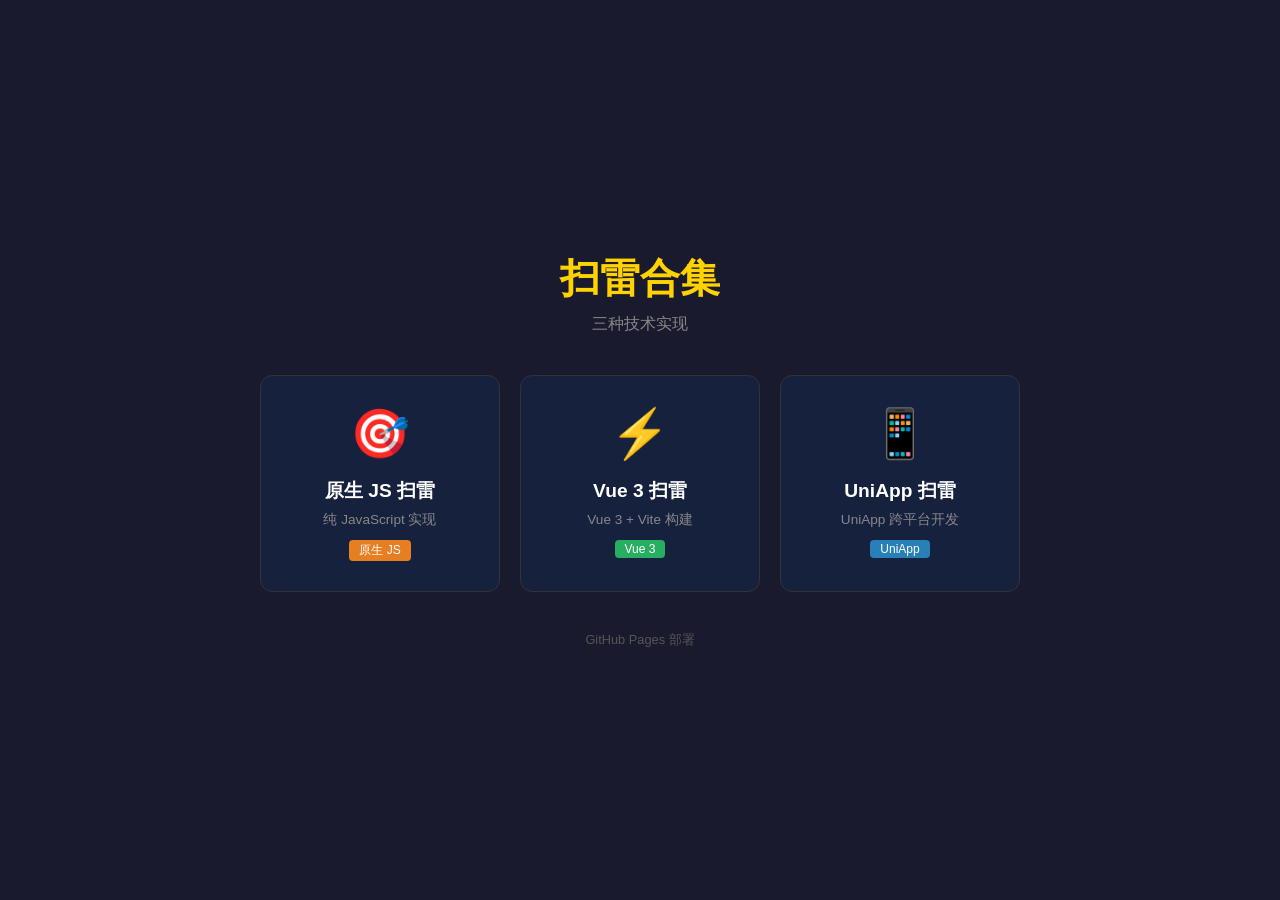
<file: docs/index.html>
<!DOCTYPE html>
<html lang="zh-CN">
<head>
    <meta charset="UTF-8">
    <meta name="viewport" content="width=device-width, initial-scale=1.0">
    <title>扫雷合集</title>
    <style>
        * { margin: 0; padding: 0; box-sizing: border-box; }
        body {
            font-family: Arial, sans-serif;
            background: #1a1a2e;
            color: #fff;
            min-height: 100vh;
            display: flex;
            justify-content: center;
            align-items: center;
        }
        .container {
            text-align: center;
            padding: 40px;
        }
        h1 {
            font-size: 2.5rem;
            margin-bottom: 8px;
            color: #ffd200;
        }
        .subtitle {
            font-size: 1rem;
            color: #888;
            margin-bottom: 40px;
        }
        .game-list {
            display: flex;
            gap: 20px;
            justify-content: center;
            flex-wrap: wrap;
        }
        .game-card {
            background: #16213e;
            border: 1px solid #333;
            border-radius: 12px;
            padding: 30px 24px;
            width: 240px;
            text-decoration: none;
            color: #fff;
            display: block;
        }
        .game-card:hover {
            background: #1a2744;
            border-color: #555;
        }
        .game-icon {
            font-size: 3rem;
            margin-bottom: 16px;
        }
        .game-name {
            font-size: 1.2rem;
            font-weight: 600;
            margin-bottom: 6px;
        }
        .game-desc {
            font-size: 0.85rem;
            color: #888;
            line-height: 1.5;
        }
        .tag {
            display: inline-block;
            padding: 2px 10px;
            border-radius: 4px;
            font-size: 0.75rem;
            margin-top: 10px;
        }
        .tag-native { background: #e67e22; color: #fff; }
        .tag-vue { background: #27ae60; color: #fff; }
        .tag-uniapp { background: #2980b9; color: #fff; }
        footer {
            margin-top: 40px;
            font-size: 0.8rem;
            color: #555;
        }
    </style>
</head>
<body>
    <div class="container">
        <h1>扫雷合集</h1>
        <p class="subtitle">三种技术实现</p>
        <div class="game-list">
            <a href="./native/" class="game-card">
                <div class="game-icon">🎯</div>
                <div class="game-name">原生 JS 扫雷</div>
                <div class="game-desc">纯 JavaScript 实现</div>
                <span class="tag tag-native">原生 JS</span>
            </a>
            <a href="./vue/" class="game-card">
                <div class="game-icon">⚡</div>
                <div class="game-name">Vue 3 扫雷</div>
                <div class="game-desc">Vue 3 + Vite 构建</div>
                <span class="tag tag-vue">Vue 3</span>
            </a>
            <a href="./my-h5/" class="game-card">
                <div class="game-icon">📱</div>
                <div class="game-name">UniApp 扫雷</div>
                <div class="game-desc">UniApp 跨平台开发</div>
                <span class="tag tag-uniapp">UniApp</span>
            </a>
        </div>
        <footer>GitHub Pages 部署</footer>
    </div>
</body>
</html>
</file>
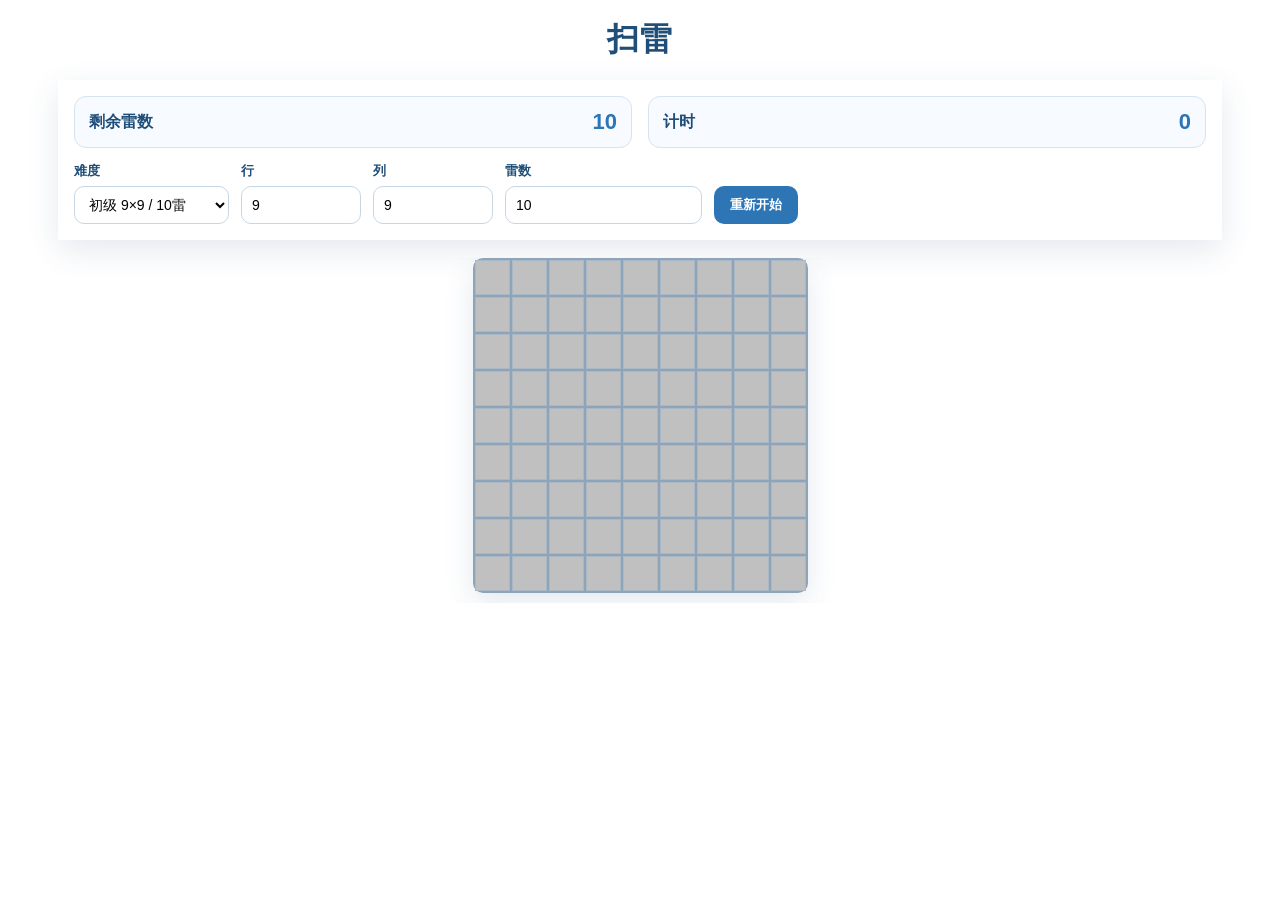
<file: docs/native/index.html>
<!DOCTYPE html>
<html lang="zh-CN"> <!--语言中文 -->
<head>
  <meta charset="UTF-8" /><!--编码为中文 -->
  
  <meta name="viewport" content="width=device-width, initial-scale=1.0" /><!-- 适配移动端页面宽度等于设备的，初始的缩放是1 -->
<title>扫雷</title> 
 <link rel="stylesheet" href="style.css" />
</head>
<body>
  <div class="app"><!--外层控制宽度居中-->
    
    <header class="header">
      <h1>扫雷</h1>
    </header>

    <!-- section表示功能块 -->
    <section class="panel">
      <!-- 状态、剩雷、计时-->
      <div class="info-box">  <!-- 创个盒子，赫盒子的名=。。。，这个东西可以在css里面设置样式控制布局-->
        <div class="stat"><!-- 含俩装太，雷和计时-->
          <span class="label">剩余雷数</span><!-- span是小范围的div是大范围的-->
          <span id="mineCount" class="value">0</span><!-- 剩余雷数初值0-->
        </div>
        <div class="stat">
          <span class="label">计时</span>
          <span id="timer" class="value">0</span><!-- 计时初值0-->
        </div>
      </div>

      <!-- 控制项：难度、自定义行列雷数、重新开始按钮 -->
      <div class="controls">
        <div class="control-group"> <!-- 控制组 -->
          <label for="difficulty">难度</label>
          <select id="difficulty"><!-- 下拉的选项框选 -->
            <option value="beginner">初级 9×9 / 10雷</option>
            <option value="intermediate">中级 16×16 / 40雷</option>
            <option value="advanced">高级 16×30 / 99雷</option>
            <option value="custom">自定义</option>
          </select>
        </div>

        <div class="control-group">
          <label for="rows">行</label>
          <input id="rows" type="number" min="5" max="30" value="9" /><!-- 输入行 type="number"只能输入数字 -->
        </div>

        <div class="control-group">
          <label for="cols">列</label>
          <input id="cols" type="number" min="5" max="40" value="9" /><!-- 输入列 默value="9"认-->
        </div>

        <div class="control-group">
          <label for="mines">雷数</label>
          <input id="mines" type="number" min="1" value="10" />
        </div>

        <button id="restartBtn" class="btn primary">重新开始</button><!-- 按钮名restartBtn js可以找到 btn primary btn 代表是个按钮  primary 代表主按钮-->
      </div>
    </section>

    <!-- 棋盘容器 -->
    <main class="game-wrap"><!-- 主要内容-->
      <div id="board" class="board" ></div><!-- js可以通board找到棋盘-->
    </main>
  </div>

  <!-- 游戏结束弹窗 -->
  <div id="modal" class="modal hidden"><!-- 两个类modal表是个弹窗hidden 表示隐藏状态-->
    <div class="modal-content">
      <h2 id="modalTitle">提示</h2>
      <p id="modalMessage">游戏结束</p>
      <button id="modalBtn" class="btn primary">再来一局</button>
    </div>
  </div>

  <script src="script.js"></script>
</body>
</html>
</file>
<file: docs/native/style.css>
/* CSS变量：方便统一管理颜色 */
:root {
  --primary-dark: #1f4e79; /* 一级标题主色 */
  --primary: #2e75b6;      /* 强调色 */
  --bg: #f4f8fc;           /* 背景色 */
  --panel: #ffffff;        /* 面板背景 */
  --grid-border: #aab7c4;  /* 盘边框色 */
  --closed: #c0c0c0;       /* 未翻开格子颜色 */
  --open: #ffffff;         /* 已翻开格子颜色 */
  --text: #1f2937;         /* 默认文字 */
  --success: #2e7d32;      /* 成功色 */
  --danger: #c62828;       /* 失败色 */
  --shadow: 0 10px 30px rgba(31, 78, 121, 0.12);
}

/* 所有元素使用 border-box，布局更容易控制 */
* {
  box-sizing: border-box;
}

/* 页面基础样式雅黑字体 纯色背景background */
body {
  margin: 0; /* 去浏览器默认外距 */
  font-family:"Microsoft YaHei", sans-serif;
  background: #ffffff;
  color: var(--text);/* 默认字体色 */
}

/* 整体容器 */
.app {
  max-width: 1200px;/* 限最大宽 */
  margin: 0 auto;/* 居中显示 */
  padding: 18px;/* 两边留白 */
}

/* 标题区 */
.header {
  text-align: center;/* 我的标题得居中 */
  margin-bottom: 18px;/*这个标题和下面的内容要留有距离 */
}

.header h1 {
  margin: 0;
  color: var(--primary-dark);
  font-size: 32px;
  letter-spacing: 1px;/* 设置字de间距 */
}


/* 控制面板 */
.panel {
  background: var(--panel);
  box-shadow: var(--shadow);
  padding: 16px;
  margin-bottom: 18px;
}

/* 统计信息盒子 */
.info-box {
  display: flex;
  gap: 16px;/* 每个子项间间距 */
  margin-bottom: 14px;
}

/* 单个统计项 */
.stat {
  flex: 1 1 150px;
  background: #f7fbff;
  border: 1px solid #d7e3ef;
  border-radius: 12px;
  padding: 12px 14px;
  display: flex;
  justify-content: space-between;
  align-items: center;
}

.stat .label {
  color: var(--primary-dark);
  font-weight: 700;
}

.stat .value {
  font-size: 22px;
  font-weight: 700;
  color: var(--primary);
}


.controls {
  display: flex;
  gap: 12px;
  align-items: end; /* 底部对齐，让控件看起来整齐 */
}

/* 每个输入组 */
.control-group {
  display: flex;
  flex-direction: column; /* label 在上，输入框在下 */
  gap: 6px;
}

/* 输入组的 label */
.control-group label {
  font-size: 13px;
  font-weight: 700;
  color: var(--primary-dark);
}

/* 输入框和下拉框基础样式 */
select,
input {
  height: 38px;
  min-width: 120px;
  padding: 0 10px;
  border: 1px solid #c7d6e5;
  border-radius: 10px;
  outline: none; /* 去掉默认蓝色边框 */
  background: #fff;
  font-size: 14px;
}


select:focus,
input:focus {
  border-color: var(--primary);
  box-shadow: 0 0 0 3px rgba(46, 117, 182, 0.12);
}

/* 按钮基础样 */
.btn {
  height: 38px;
  padding: 0 16px;
  border: none;
  border-radius: 10px;
  cursor: pointer;
  font-weight: 700;
}

/* 主按钮 */
.btn.primary {
  background: var(--primary);
  color: #fff;
}

.btn.primary:hover {
  background: var(--primary-dark);
}
.game-wrap {
  display: flex;
  justify-content: center;
  overflow-x: auto; /* 可以横向滚动 */
  padding-bottom: 10px;
}

/* 棋盘整体 */
.board {
  display: grid;
  gap: 2px; /* 格子之间的间距*/
  background: #8ea4b8; /* 网格背景色 */
  padding: 2px;
  border-radius: 10px;
  box-shadow: var(--shadow);
  user-select: none; /* 防止文字被误选中 */
  touch-action: manipulation; 
}

/* 每个格子 */
.cell {
  width: 35px;
  height: 35px;
  display: flex;
  align-items: center;
  justify-content: center;
  font-size: 20px;
  font-weight: 700;
  border: 1px solid var(--grid-border);
  background: var(--closed); 
  cursor: pointer;
  transition: background 0.15s ease;
}

/* 鼠标悬停时 */
.cell:hover {
  filter: brightness(0.97);
}

/* 已翻开的格子 */
.cell.open {
  background: var(--open); 
  cursor: default;
  border-color: #d6dce3;
}

/* 插旗状态 */
.cell.flagged {
  background: #dce8f4; 
}

/* 雷被翻开时 */
.cell.mine {
  background: #ffe4e4; 
}

/* 踩雷时高亮 */
.cell.exploded {
  background: #ffb3b3;
}

/* 数字颜色：扫雷经典配色 */
.cell.num-1 { color: #1e88e5; } /* 蓝 */
.cell.num-2 { color: #2e7d32; } /* 绿 */
.cell.num-3 { color: #d32f2f; } /* 红 */
.cell.num-4 { color: #0d47a1; } /* 深蓝 */
.cell.num-5 { color: #8b0000; } /* 暗红 */
.cell.num-6 { color: #008b8b; } /* 青 */
.cell.num-7 { color: #000000; } /* 黑 */
.cell.num-8 { color: #808080; } /* 灰 */


.modal {
  position: fixed; 
  /* 让弹窗遮罩永固在浏览器窗上， */

  inset: 0;


  background: rgba(0, 0, 0, 0.45);
  /* 半透明黑色背景：
     rgba(0,0,0,0.45) 表示黑色，透明度45%。 */

  display: flex;
  /* 使用 flex弹窗内容水平垂直居中*/

  align-items: center;


  justify-content: center;
  padding: 16px;
  /* 内边距步太贴手机边 */

  z-index: 99;
  /* 层级数值越大越靠上 */
}



.modal.hidden {
  display: none;
  /* 完全隐藏 元素不会显示 */
}


/* 
弹窗内容区域 modal-content 真正显示在中间的白色卡片里面放标题、文字、按钮等内容 */
.modal-content {
  width: min(92vw, 420px);
  /* 宽度 取 92vw 和 420px 之间较小的 */
  background: #fff;

  padding: 24px;

  text-align: center;
  /* 文字居中 */

  box-shadow: 0 18px 45px rgba(0, 0, 0, 0.2);
  /* 阴影 */

  border-top: 8px solid var(--primary);
  /* 顶部边框默认是主题主色 */
}



.modal-content.success {
  border-top-color: var(--success);
  /* 顶部边框变成成功色 */
}


.modal-content.success h2 {
  color: var(--success);

}


/*
  失败状态 fail
  */
.modal-content.fail {
  border-top-color: var(--danger);
}


/* 失败状态下的标题也变成红色 */
.modal-content.fail h2 {
  color: var(--danger);
  /* 标题文字变成危险色 */
}


.modal-content h2 {
  margin: 0 0 10px;
  /* 外边距：
     上方 0，左右 0，下方 10px。
     让标题和下面的内容拉开一点距离。 */

  color: var(--primary-dark);
  /* 默认标题颜色：
     如果不是成功/失败状态，就显示深蓝色。 */
}

.modal-content p {
  margin: 0 0 18px;
  /* 上方 0左右 0下方 18px */

  font-size: 16px;


  line-height: 1.6;
 
}


/* 

   当屏幕宽度小于等于 768px 时生效屏幕上适配
 */
@media (max-width: 768px) {

  .header h1 {
    font-size: 26px;
    /* 缩小 */
  }

  /* 棋盘格子缩小 */
  .cell {
    width: 32px;
    height: 32px;
    font-size: 18px;
  
  }

  select,
  input,
  .btn {
    width: 100%;
  }

  
  .control-group {
    flex: 1 1 140px;
    /* 
      1方大 1缩小 基础宽度140px
    */
  }
}


/* 
   当屏幕宽度小于等于 420px 时缩小
 */
@media (max-width: 420px) {
  .cell {
    width: 30px;
    height: 30px;
    font-size: 16px;
    /* 屏幕更小，格子再缩小一点，
     */
  }
}
</file>
